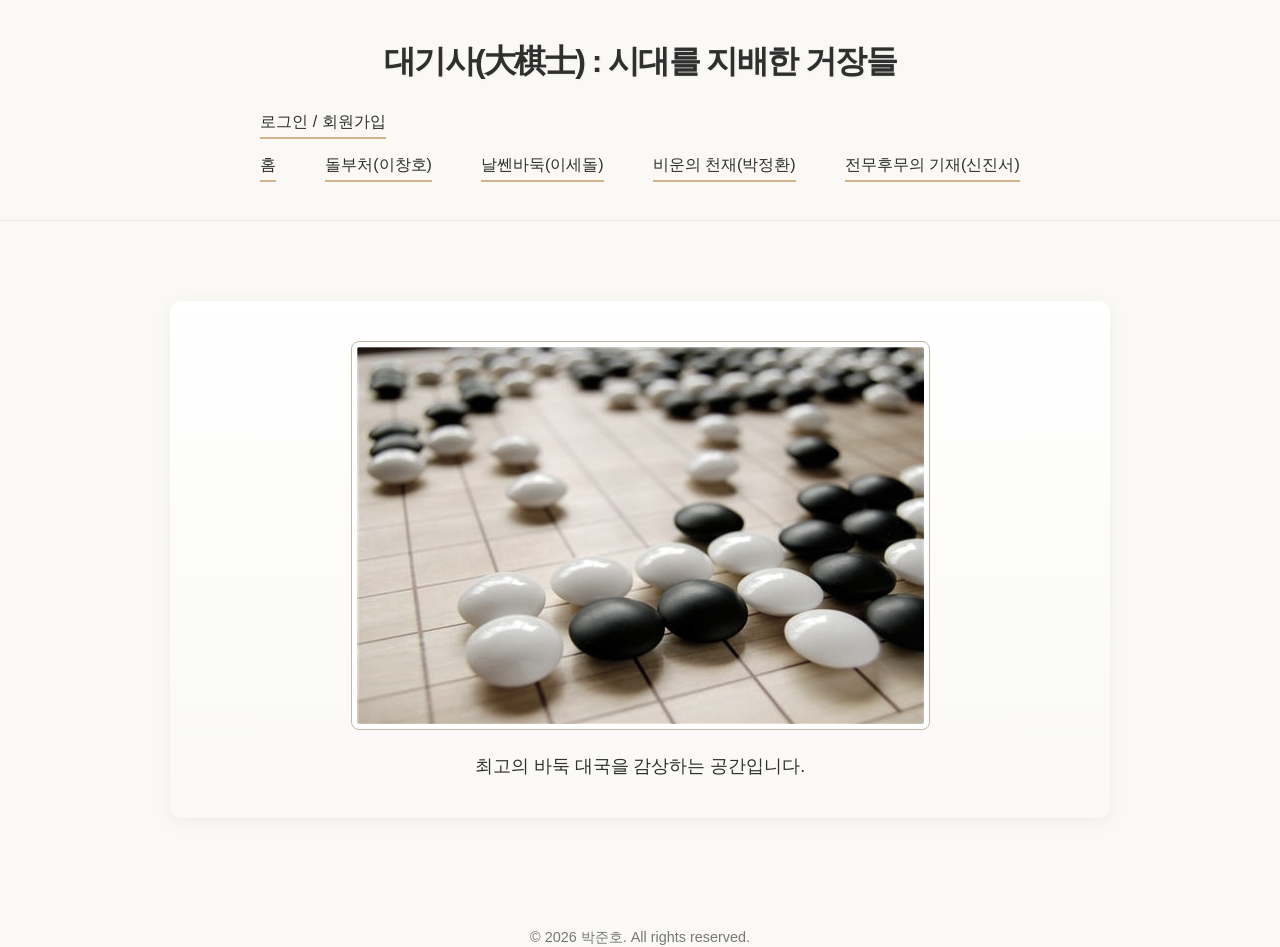
<file: index.html>
<!DOCTYPE html>
<html lang="ko">
<head>
    <meta charset="UTF-8">
    <meta name="viewport" content="width=device-width, initial-scale=1.0">
    <title>명국감상 - 홈</title>
    <link rel="stylesheet" href="css/main.css"><!-- 레이아웃 스타일 구현-->
</head>
<body>
    <header class="site-header">
        <h1>대기사(大棋士) : 시대를 지배한 거장들</h1>
        <nav class="main-nav">
            <a href="login.html">로그인 / 회원가입</a>
            <ul><!-- 링크 이동 화면-->
                <li><a href="index.html">홈</a></li>
                <li><a href="screen1.html">돌부처(이창호)</a></li>
                <li><a href="screen2.html">날쎈바둑(이세돌)</a></li>
                <li><a href="screen3.html">비운의 천재(박정환)</a></li>
                <li><a href="screen4.html">전무후무의 기재(신진서)</a></li>
            </ul>
        </nav>
    </header>
    <main class="container"><!-- 주요 콘텐츠 영역-->
        <section class="intro-section">
            <img src="images/main_go.jpg" alt="세련된 바둑판 이미지">
            <p>최고의 바둑 대국을 감상하는 공간입니다.</p>
        </section>
    </main>
    <footer> <!-- 저작권 표시 -->
        <p>&copy; 2026 박준호. All rights reserved.</p>
    </footer>
</body>
</html>
</file>
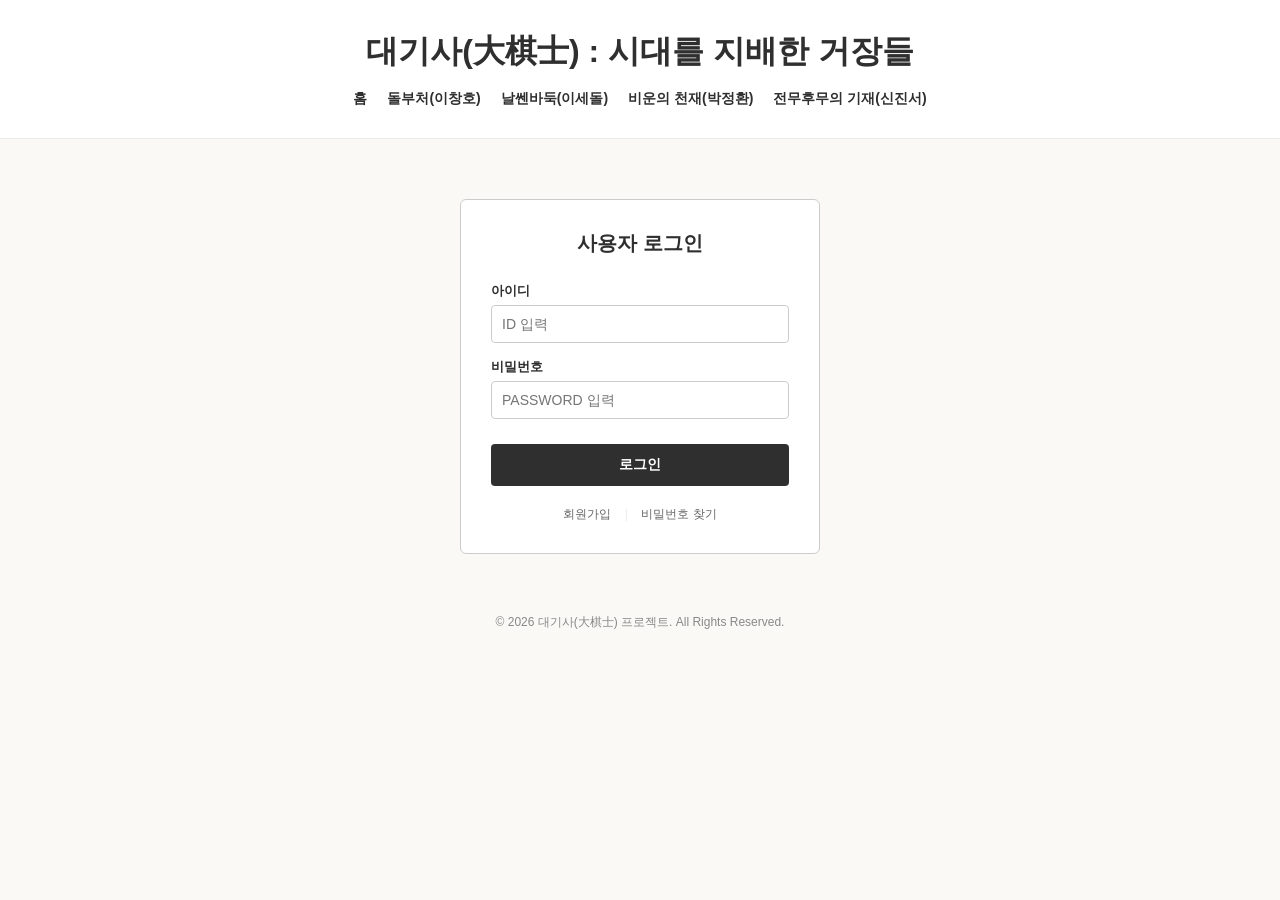
<file: login.html>
<!DOCTYPE html>
<html lang="ko">
<head>
    <meta charset="UTF-8">
    <meta name="viewport" content="width=device-width, initial-scale=1.0">
    <title>대기사 : 로그인</title>
    <link rel="stylesheet" href="css/login.css">
</head>
<body>

    <header class="site-header">
        <h1>대기사(大棋士) : 시대를 지배한 거장들</h1>
        <nav class="main-nav">
            <ul>
                <li><a href="index.html">홈</a></li>
                <li><a href="screen1.html">돌부처(이창호)</a></li>
                <li><a href="screen2.html">날쎈바둑(이세돌)</a></li>
                <li><a href="screen3.html">비운의 천재(박정환)</a></li>
                <li><a href="screen4.html">전무후무의 기재(신진서)</a></li>
            </ul>
        </nav>
    </header>

    <div class="login-container">
        <h2>사용자 로그인</h2>
        
        <form>
            <div class="input-wrap">
                <label>아이디</label>
                <input type="text" name="id" placeholder="ID 입력">
            </div>
            
            <div class="input-wrap">
                <label>비밀번호</label>
                <input type="password" name="pw" placeholder="PASSWORD 입력">
            </div>

            <button type="submit" class="login-btn">로그인</button>
        </form>

        <div class="login-links">
            <a href="#none">회원가입</a>
            <span>|</span>
            <a href="#none">비밀번호 찾기</a>
        </div>
    </div>

    <footer class="site-footer">
        <p>&copy; 2026 대기사(大棋士) 프로젝트. All Rights Reserved.</p>
    </footer>

</body>
</html>
</file>
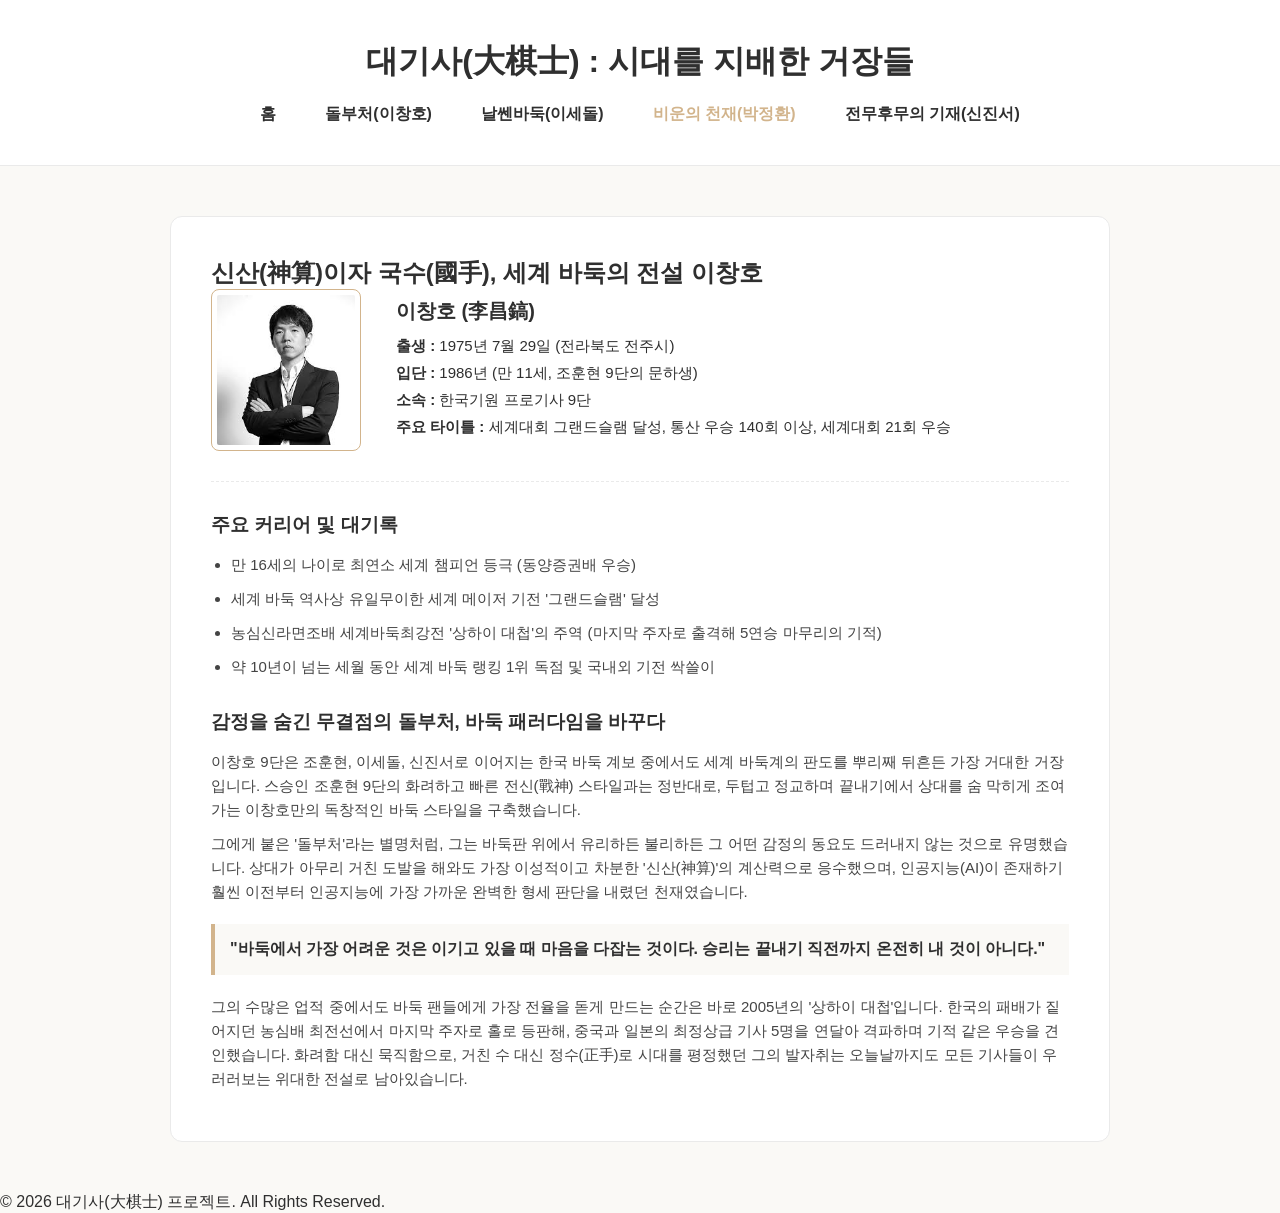
<file: screen1.html>
<!DOCTYPE html>
<html lang="ko">
    <head>
    <meta charset="UTF-8">
    <meta name="viewport" content="width=device-width, initial-scale=1.0">
    <title>돌부처(이창호)</title>
    <link rel="stylesheet" href="css/children.css">
    </head>
    <body>
        <header class="site-header">
        <h1>대기사(大棋士) : 시대를 지배한 거장들</h1>
        <nav class="main-nav">
            <ul><!-- 링크 이동 화면-->
                <li><a href="index.html">홈</a></li>
                <li><a href="screen1.html">돌부처(이창호)</a></li>
                <li><a href="screen2.html">날쎈바둑(이세돌)</a></li>
                <li><a href="screen3.html">비운의 천재(박정환)</a></li>
                <li><a href="screen4.html">전무후무의 기재(신진서)</a></li>
            </ul>
        </nav>
    </header>
    <main class="introduce">
        <article class="intro-section">
            <h1>신산(神算)이자 국수(國手), 세계 바둑의 전설 이창호</h1>

            <div class="profile-box">
                <img src="images/lee.jpg" alt="이창호 9단 프로필 사진">
                <div class="profile-text">
                    <h2>이창호 (李昌鎬)</h2>
                    <p><strong>출생 :</strong> 1975년 7월 29일 (전라북도 전주시)</p>
                    <p><strong>입단 :</strong> 1986년 (만 11세, 조훈현 9단의 문하생)</p>
                    <p><strong>소속 :</strong> 한국기원 프로기사 9단</p>
                    <p><strong>주요 타이틀 :</strong> 세계대회 그랜드슬램 달성, 통산 우승 140회 이상, 세계대회 21회 우승</p>
                </div>
            </div>

            <div class="career-box">
                <h3>주요 커리어 및 대기록</h3>
                <ul>
                    <li>만 16세의 나이로 최연소 세계 챔피언 등극 (동양증권배 우승)</li>
                    <li>세계 바둑 역사상 유일무이한 세계 메이저 기전 '그랜드슬램' 달성</li>
                    <li>농심신라면조배 세계바둑최강전 '상하이 대첩'의 주역 (마지막 주자로 출격해 5연승 마무리의 기적)</li>
                    <li>약 10년이 넘는 세월 동안 세계 바둑 랭킹 1위 독점 및 국내외 기전 싹쓸이</li>
                </ul>
            </div>

            <div class="story-content">
                <h3>감정을 숨긴 무결점의 돌부처, 바둑 패러다임을 바꾸다</h3>
                <p>
                    이창호 9단은 조훈현, 이세돌, 신진서로 이어지는 한국 바둑 계보 중에서도 세계 바둑계의 판도를 뿌리째 뒤흔든 가장 거대한 거장입니다. 스승인 조훈현 9단의 화려하고 빠른 전신(戰神) 스타일과는 정반대로, 두텁고 정교하며 끝내기에서 상대를 숨 막히게 조여가는 이창호만의 독창적인 바둑 스타일을 구축했습니다.
                </p>
                <p>
                    그에게 붙은 '돌부처'라는 별명처럼, 그는 바둑판 위에서 유리하든 불리하든 그 어떤 감정의 동요도 드러내지 않는 것으로 유명했습니다. 상대가 아무리 거친 도발을 해와도 가장 이성적이고 차분한 '신산(神算)'의 계산력으로 응수했으며, 인공지능(AI)이 존재하기 훨씬 이전부터 인공지능에 가장 가까운 완벽한 형세 판단을 내렸던 천재였습니다.
                </p>

                <blockquote class="story-quote">
                    "바둑에서 가장 어려운 것은 이기고 있을 때 마음을 다잡는 것이다. 승리는 끝내기 직전까지 온전히 내 것이 아니다."
                </blockquote>

                <p>
                    그의 수많은 업적 중에서도 바둑 팬들에게 가장 전율을 돋게 만드는 순간은 바로 2005년의 '상하이 대첩'입니다. 한국의 패배가 짙어지던 농심배 최전선에서 마지막 주자로 홀로 등판해, 중국과 일본의 최정상급 기사 5명을 연달아 격파하며 기적 같은 우승을 견인했습니다. 화려함 대신 묵직함으로, 거친 수 대신 정수(正手)로 시대를 평정했던 그의 발자취는 오늘날까지도 모든 기사들이 우러러보는 위대한 전설로 남아있습니다.
                </p>
            </div>
        </article>
    </main>

    <footer>
        <p>&copy; 2026 대기사(大棋士) 프로젝트. All Rights Reserved.</p>
    </footer>
    </body>
</html>
</file>
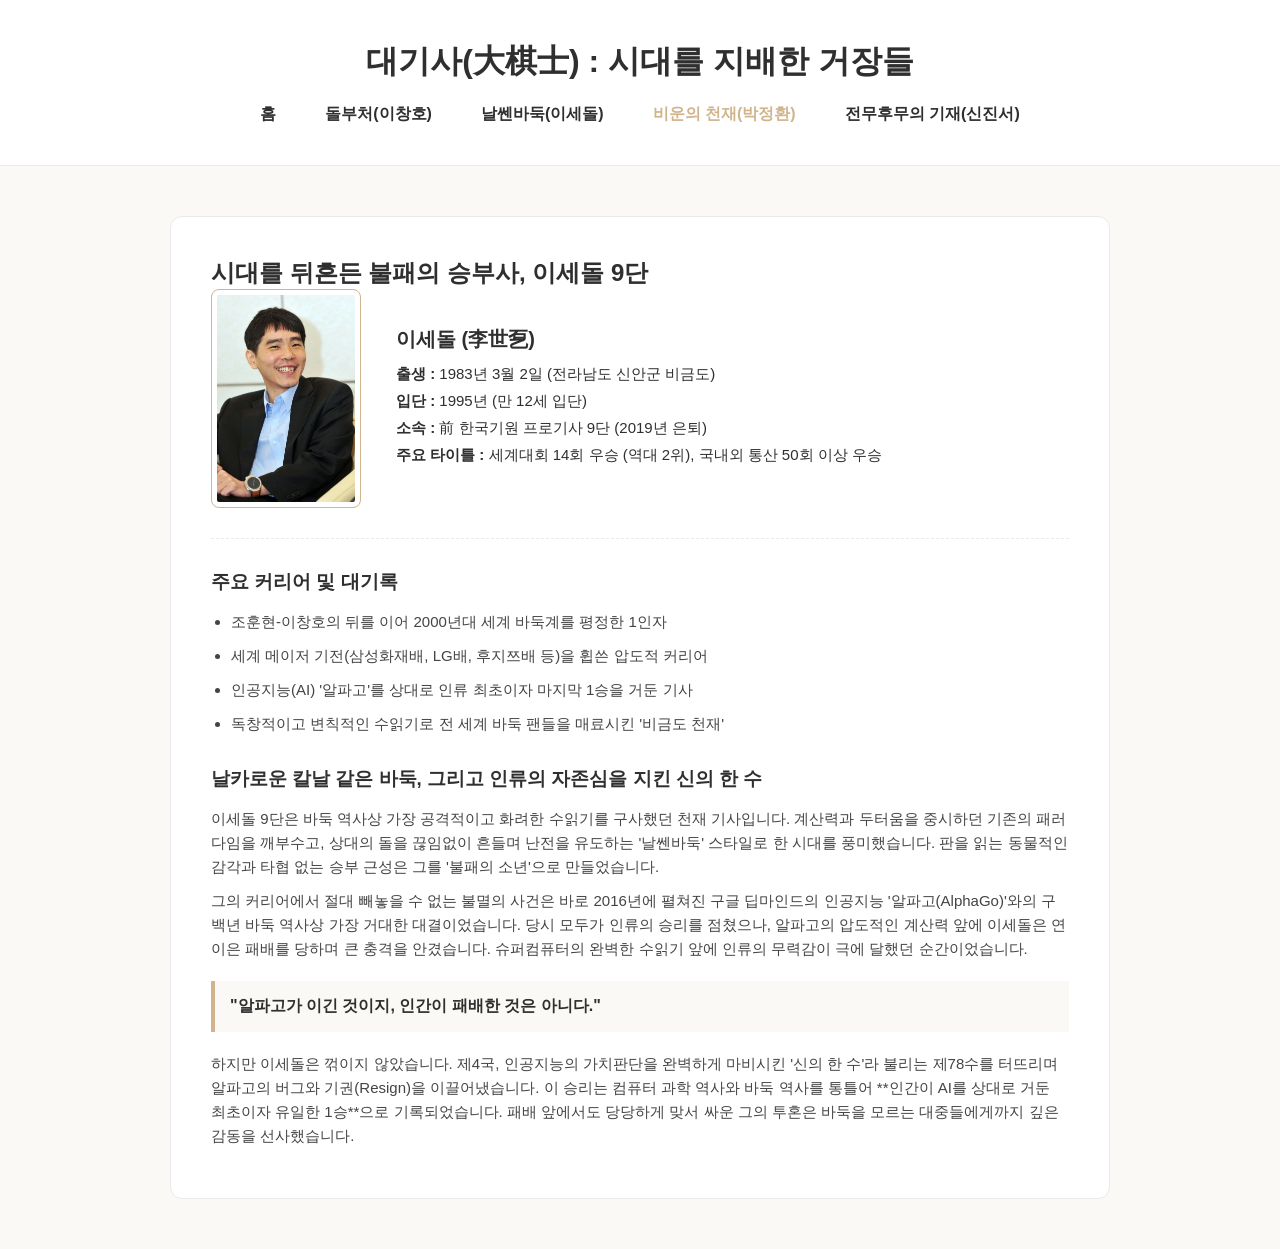
<file: screen2.html>
<!DOCTYPE html>
<html lang="ko">
<head>
    <meta charset="UTF-8">
    <meta name="viewport" content="width=device-width, initial-scale=1.0">
    <title>날쎈바둑(이세돌)</title>
    <link rel="stylesheet" href="css/children.css">
</head>
<body>
    <header class="site-header">
        <h1>대기사(大棋士) : 시대를 지배한 거장들</h1>
        <nav class="main-nav">
            <ul>
                <li><a href="index.html">홈</a></li>
                <li><a href="screen1.html">돌부처(이창호)</a></li>
                <li><a href="screen2.html">날쎈바둑(이세돌)</a></li>
                <li><a href="screen3.html">비운의 천재(박정환)</a></li>
                <li><a href="screen4.html">전무후무의 기재(신진서)</a></li>
            </ul>
        </nav>
    </header>
    <main class="introduce">
        <article class="intro-section">
            <h1>시대를 뒤흔든 불패의 승부사, 이세돌 9단</h1>

            <div class="profile-box">
                <img src="images/lee_se.jpg" alt="이세돌 9단 프로필 사진">
                <div class="profile-text">
                    <h2>이세돌 (李世乭)</h2>
                    <p><strong>출생 :</strong> 1983년 3월 2일 (전라남도 신안군 비금도)</p>
                    <p><strong>입단 :</strong> 1995년 (만 12세 입단)</p>
                    <p><strong>소속 :</strong> 前 한국기원 프로기사 9단 (2019년 은퇴)</p>
                    <p><strong>주요 타이틀 :</strong> 세계대회 14회 우승 (역대 2위), 국내외 통산 50회 이상 우승</p>
                </div>
            </div>

            <div class="career-box">
                <h3>주요 커리어 및 대기록</h3>
                <ul>
                    <li>조훈현-이창호의 뒤를 이어 2000년대 세계 바둑계를 평정한 1인자</li>
                    <li>세계 메이저 기전(삼성화재배, LG배, 후지쯔배 등)을 휩쓴 압도적 커리어</li>
                    <li>인공지능(AI) '알파고'를 상대로 인류 최초이자 마지막 1승을 거둔 기사</li>
                    <li>독창적이고 변칙적인 수읽기로 전 세계 바둑 팬들을 매료시킨 '비금도 천재'</li>
                </ul>
            </div>

            <div class="story-content">
                <h3>날카로운 칼날 같은 바둑, 그리고 인류의 자존심을 지킨 신의 한 수</h3>
                <p>
                    이세돌 9단은 바둑 역사상 가장 공격적이고 화려한 수읽기를 구사했던 천재 기사입니다. 계산력과 두터움을 중시하던 기존의 패러다임을 깨부수고, 상대의 돌을 끊임없이 흔들며 난전을 유도하는 '날쎈바둑' 스타일로 한 시대를 풍미했습니다. 판을 읽는 동물적인 감각과 타협 없는 승부 근성은 그를 '불패의 소년'으로 만들었습니다.
                </p>
                
                <p>
                    그의 커리어에서 절대 빼놓을 수 없는 불멸의 사건은 바로 2016년에 펼쳐진 구글 딥마인드의 인공지능 '알파고(AlphaGo)'와의 구백년 바둑 역사상 가장 거대한 대결이었습니다. 당시 모두가 인류의 승리를 점쳤으나, 알파고의 압도적인 계산력 앞에 이세돌은 연이은 패배를 당하며 큰 충격을 안겼습니다. 슈퍼컴퓨터의 완벽한 수읽기 앞에 인류의 무력감이 극에 달했던 순간이었습니다.
                </p>

                <blockquote class="story-quote">
                    "알파고가 이긴 것이지, 인간이 패배한 것은 아니다."
                </blockquote>

                <p>
                    하지만 이세돌은 꺾이지 않았습니다. 제4국, 인공지능의 가치판단을 완벽하게 마비시킨 '신의 한 수'라 불리는 제78수를 터뜨리며 알파고의 버그와 기권(Resign)을 이끌어냈습니다. 이 승리는 컴퓨터 과학 역사와 바둑 역사를 통틀어 **인간이 AI를 상대로 거둔 최초이자 유일한 1승**으로 기록되었습니다. 패배 앞에서도 당당하게 맞서 싸운 그의 투혼은 바둑을 모르는 대중들에게까지 깊은 감동을 선사했습니다.
                </p>
            </div>
        </article>
    </main>
</body>
</html>
</file>
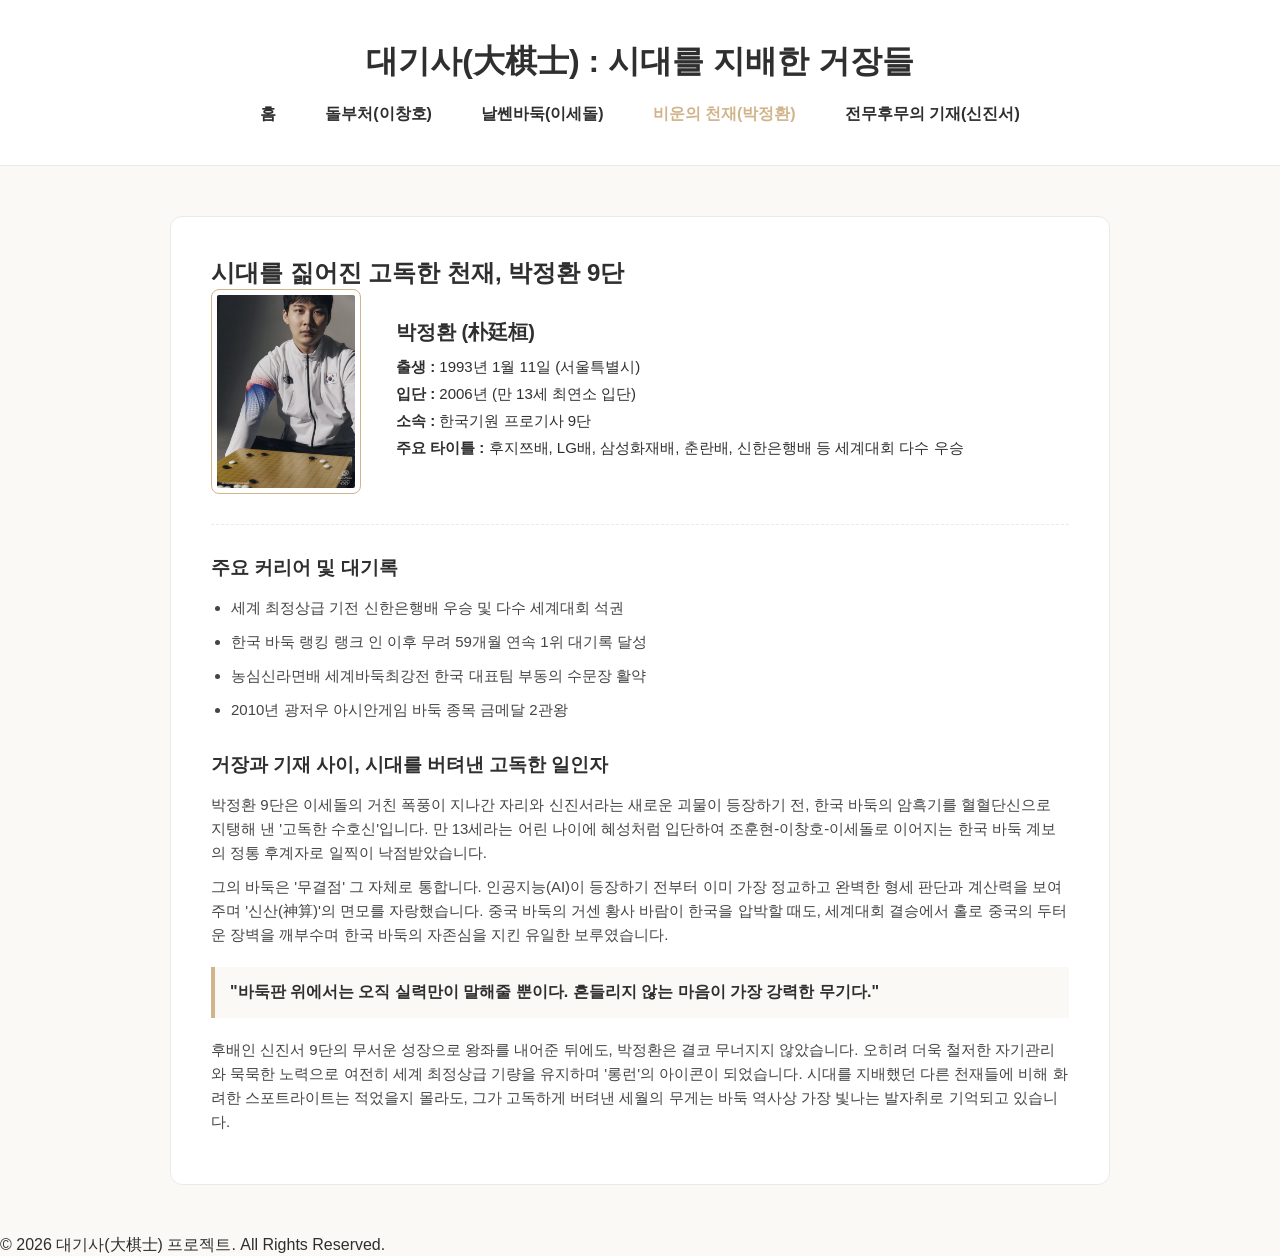
<file: screen3.html>
<!DOCTYPE html>
<html lang="ko">
<head>
    <meta charset="UTF-8">
    <meta name="viewport" content="width=device-width, initial-scale=1.0">
    <title>비운의 천재 : 박정환</title>
    <link rel="stylesheet" href="css/children.css">
</head>
<body>

    <header class="site-header">
        <h1>대기사(大棋士) : 시대를 지배한 거장들</h1>
        <nav class="main-nav">
            <ul>
                <li><a href="index.html">홈</a></li>
                <li><a href="screen1.html">돌부처(이창호)</a></li>
                <li><a href="screen2.html">날쎈바둑(이세돌)</a></li>
                <li><a href="screen3.html">비운의 천재(박정환)</a></li>
                <li><a href="screen4.html">전무후무의 기재(신진서)</a></li>
            </ul>
        </nav>
    </header>

    <main class="introduce">
        <article class="intro-section">
            <h1>시대를 짊어진 고독한 천재, 박정환 9단</h1>

            <div class="profile-box">
                <img src="images/park.jpg" alt="박정환 9단 프로필 사진">
                <div class="profile-text">
                    <h2>박정환 (朴廷桓)</h2>
                    <p><strong>출생 :</strong> 1993년 1월 11일 (서울특별시)</p>
                    <p><strong>입단 :</strong> 2006년 (만 13세 최연소 입단)</p>
                    <p><strong>소속 :</strong> 한국기원 프로기사 9단</p>
                    <p><strong>주요 타이틀 :</strong> 후지쯔배, LG배, 삼성화재배, 춘란배, 신한은행배 등 세계대회 다수 우승</p>
                </div>
            </div>

            <div class="career-box">
                <h3>주요 커리어 및 대기록</h3>
                <ul>
                    <li>세계 최정상급 기전 신한은행배 우승 및 다수 세계대회 석권</li>
                    <li>한국 바둑 랭킹 랭크 인 이후 무려 59개월 연속 1위 대기록 달성</li>
                    <li>농심신라면배 세계바둑최강전 한국 대표팀 부동의 수문장 활약</li>
                    <li>2010년 광저우 아시안게임 바둑 종목 금메달 2관왕</li>
                </ul>
            </div>

            <div class="story-content">
                <h3>거장과 기재 사이, 시대를 버텨낸 고독한 일인자</h3>
                <p>
                    박정환 9단은 이세돌의 거친 폭풍이 지나간 자리와 신진서라는 새로운 괴물이 등장하기 전, 한국 바둑의 암흑기를 혈혈단신으로 지탱해 낸 '고독한 수호신'입니다. 만 13세라는 어린 나이에 혜성처럼 입단하여 조훈현-이창호-이세돌로 이어지는 한국 바둑 계보의 정통 후계자로 일찍이 낙점받았습니다.
                </p>
                <p>
                    그의 바둑은 '무결점' 그 자체로 통합니다. 인공지능(AI)이 등장하기 전부터 이미 가장 정교하고 완벽한 형세 판단과 계산력을 보여주며 '신산(神算)'의 면모를 자랑했습니다. 중국 바둑의 거센 황사 바람이 한국을 압박할 때도, 세계대회 결승에서 홀로 중국의 두터운 장벽을 깨부수며 한국 바둑의 자존심을 지킨 유일한 보루였습니다.
                </p>

                <blockquote class="story-quote">
                    "바둑판 위에서는 오직 실력만이 말해줄 뿐이다. 흔들리지 않는 마음이 가장 강력한 무기다."
                </blockquote>

                <p>
                    후배인 신진서 9단의 무서운 성장으로 왕좌를 내어준 뒤에도, 박정환은 결코 무너지지 않았습니다. 오히려 더욱 철저한 자기관리와 묵묵한 노력으로 여전히 세계 최정상급 기량을 유지하며 '롱런'의 아이콘이 되었습니다. 시대를 지배했던 다른 천재들에 비해 화려한 스포트라이트는 적었을지 몰라도, 그가 고독하게 버텨낸 세월의 무게는 바둑 역사상 가장 빛나는 발자취로 기억되고 있습니다.
                </p>
            </div>
        </article>
    </main>

    <footer>
        <p>&copy; 2026 대기사(大棋士) 프로젝트. All Rights Reserved.</p>
    </footer>

</body>
</html>
</file>
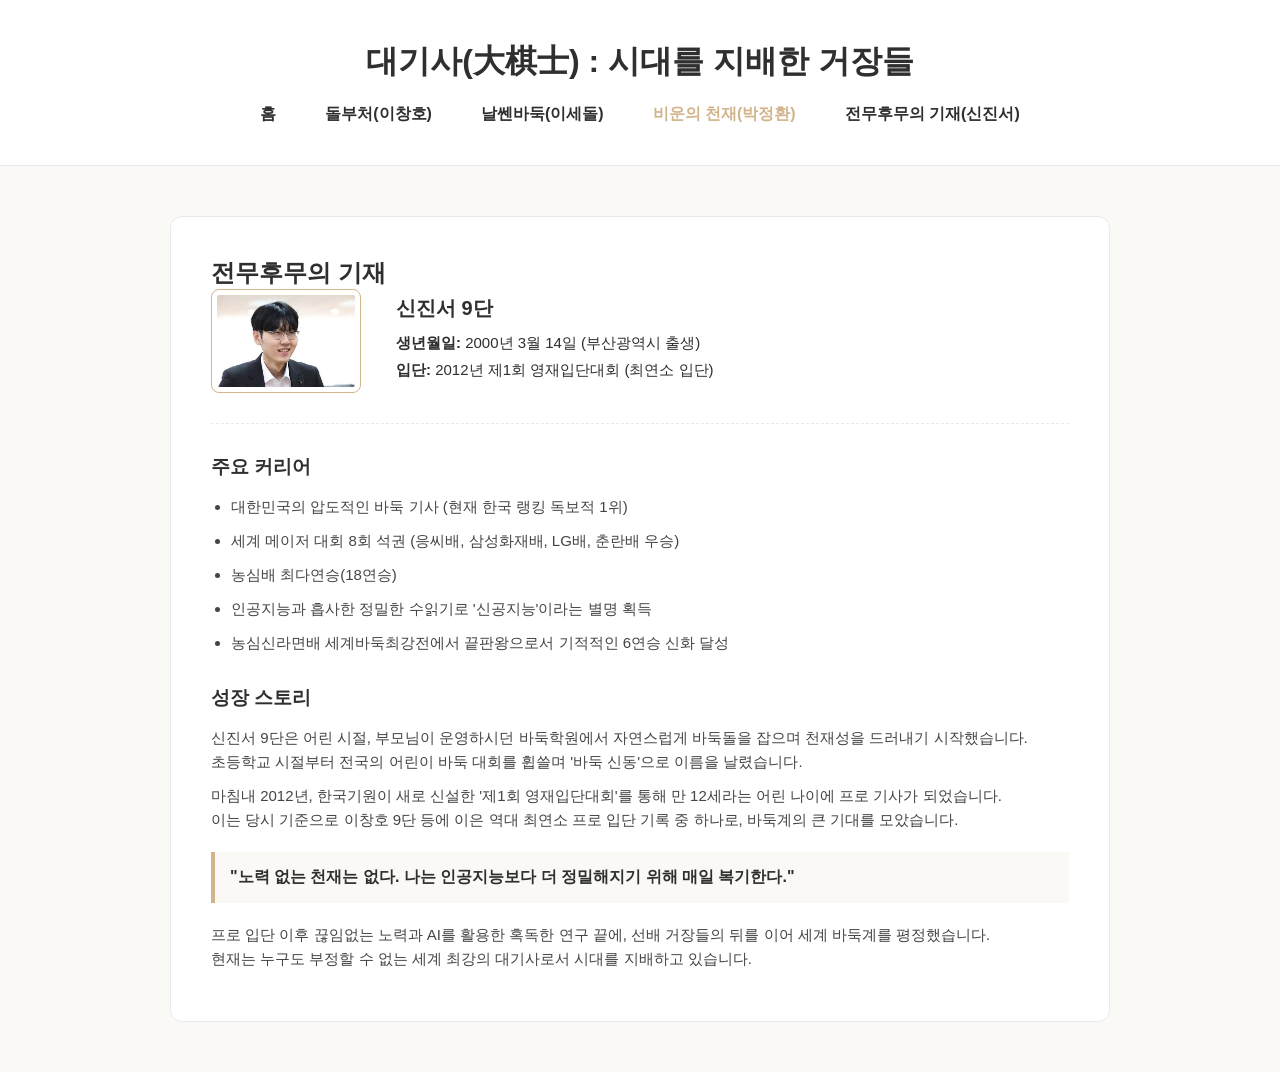
<file: screen4.html>
<!DOCTYPE html>
<html lang="ko">
<head>
    <meta charset="UTF-8">
    <meta name="viewport" content="width=device-width, initial-scale=1.0">
    <title>전무후무의 기재(신진서)</title>
    <link rel="stylesheet" href="css/children.css">
</head>
<body>

    <header class="site-header">
        <h1>대기사(大棋士) : 시대를 지배한 거장들</h1>
        <nav class="main-nav">
            <ul>
                <li><a href="index.html">홈</a></li>
                <li><a href="screen1.html">돌부처(이창호)</a></li>
                <li><a href="screen2.html">날쎈바둑(이세돌)</a></li>
                <li><a href="screen3.html">비운의 천재(박정환)</a></li>
                <li><a href="screen4.html">전무후무의 기재(신진서)</a></li>
            </ul>
        </nav>
    </header>

    <main class="introduce">
        <section class="intro-section">
            <h1>전무후무의 기재</h1>
            
            <div class="profile-box">
                <img src="images/shinjinseo1.jpg" alt="신진서 이미지">
                <div class="profile-text">
                    <h2>신진서 9단</h2>
                    <p><strong>생년월일:</strong> 2000년 3월 14일 (부산광역시 출생)</p>
                    <p><strong>입단:</strong> 2012년 제1회 영재입단대회 (최연소 입단)</p>
                </div>
            </div>

            <div class="career-box">
                <h3>주요 커리어</h3>
                <ul>
                    <li>대한민국의 압도적인 바둑 기사 (현재 한국 랭킹 독보적 1위)</li>
                    <li>세계 메이저 대회 8회 석권 (응씨배, 삼성화재배, LG배, 춘란배 우승)</li>
                    <li>농심배 최다연승(18연승)</li>
                    <li>인공지능과 흡사한 정밀한 수읽기로 '신공지능'이라는 별명 획득</li>
                    <li>농심신라면배 세계바둑최강전에서 끝판왕으로서 기적적인 6연승 신화 달성</li>
                </ul>

                <h3>성장 스토리</h3>
                <div class="story-content">
                    <p>신진서 9단은 어린 시절, 부모님이 운영하시던 바둑학원에서 자연스럽게 바둑돌을 잡으며 천재성을 드러내기 시작했습니다.<br> 초등학교 시절부터 전국의 어린이 바둑 대회를 휩쓸며 '바둑 신동'으로 이름을 날렸습니다.</p>
                    
                    <p>마침내 2012년, 한국기원이 새로 신설한 '제1회 영재입단대회'를 통해 만 12세라는 어린 나이에 프로 기사가 되었습니다.<br> 이는 당시 기준으로 이창호 9단 등에 이은 역대 최연소 프로 입단 기록 중 하나로, 바둑계의 큰 기대를 모았습니다.</p>
                    
                    <blockquote class="story-quote">
                        "노력 없는 천재는 없다. 나는 인공지능보다 더 정밀해지기 위해 매일 복기한다."
                    </blockquote>

                    <p>프로 입단 이후 끊임없는 노력과 AI를 활용한 혹독한 연구 끝에, 선배 거장들의 뒤를 이어 세계 바둑계를 평정했습니다.<br> 현재는 누구도 부정할 수 없는 세계 최강의 대기사로서 시대를 지배하고 있습니다.</p>
                </div>
            </div>
        </section>
    </main>

</body>
</html>
</file>
<file: css/main.css>
:root {
    --color-bg: #FAF9F6;
    --color-main: #2F2F2F;
    --color-point: #D2B48C;
    --color-white: #FFFFFF;

    --font-sans: 'Noto Sans KR', sans-serif;
}

* {
    margin: 0;
    padding: 0;
    box-sizing: border-box;
}

body {
    background-color:  var(--color-bg);
    color: var(--color-main);
    font-family: var(--font-sans);
}

.container {
    max-width: 1000px;
    margin: 50px auto;
    padding: 30px;
}

.main-nav ul {
    display: flex;
    justify-content: center;
    gap: 25px;
    list-style: none;
    padding: 0;
}

.main-nav a:hover, .main-nav a:focus {
    color: var(--color-point);
    transform: translateY(-3px);
}

.main-nav a {
    text-decoration: none;
    color: var(--color-main);
    font-weight: 500;
    padding: 8px 12px;
    transition: color 0.3s, transform 0.3s, background-color 0.3s;
    display: inline-block;
}

.main-nav a:active {
    background-color: var(--color-point);  
}

.site-header {
    display: flex;
    flex-direction: column;
    align-items: center;
    gap: 20px;
    padding: 40px 0 30px 0;
    border-bottom: 1px solid #EAEAEA;
}

.intro-section {
    background: linear-gradient(to bottom, var(--color-white), var(--color-bg));
    padding: 40px;
    border-radius: 12px;
    box-shadow: 0 4px 20px rgba(0, 0, 0, 0.05);
    text-align: center;
    transition: transform 0.4s ease, box-shadow 0.4s ease, background-position 0.4s ease;
    background-size: 200% 100%;
}

.intro-section:hover {
    transform: translateY(-5px);
    box-shadow: 0 10px 30px rgba(0, 0, 0, 0.08);
    cursor: pointer;
    background-position: right center;
}

.intro-section img {
    max-width: 100%;
    height: auto;
    border-radius: 8px;
    border: 1px solid var(--color-point);
    padding: 5px;
    background-color: var(--color-white);
    transition: filter 0.3s ease;
    filter: grayscale(60%);
    animation: floatBall 3s ease-in-out infinite;
}

.intro-section p {
    font-size: 1.1rem;
    font-weight: 400;
    color: var(--color-main);
    margin-top: 20px;
    white-space: nowrap;
    overflow: hidden;
    text-overflow: ellipsis;
}

footer {
    margin-top: 80px;
    text-align: center;
    font-size: 0.9rem;
    color:#777777;
}

@media (max-width: 768px) {
    .container {
    padding: 15px;
    margin: 20px auto;
    }
}

.site-header h1 {
    font-weight: 700;
    color: var(--color-main);
    letter-spacing: -0.05em;
    text-shadow: 1px 1px 3px rgba(0, 0, 0, 0.05);
}

.intro-section:hover img {
    filter: grayscale(0%);
}

@keyframes floatBall {
    0% {
        transform: translateY(0);
    }
    50% {
        transform: translateY(-6px);
    }
    100% {
        transform: translateY(0);
    }
}

.main-nav a::after {
    content: "";
    display: block;
    width: 100%;
    height: 2px;
    background-color: var(--color-point);
    margin-top: 4px;
}

.introduce .intro-section{
    display: block;
    text-align: left;
}

.main-nav p:hover {
    transform: translateY(-5px);
    box-shadow: 0 10px 30px rgba(0, 0, 0, 0.08);
    cursor: pointer;
    background-position: right center;
    transition: all 0.4s ease;
    color:var(--color-point);
}
.main-nav p::after {
    content: "";
    display: block;
    width: 100%;
    height: 2px;
    background-color: var(--color-point);
    margin-top: 4px;
}

.main-nav p {
    text-align: center;
    font-weight: bold;
}
</file>
<file: css/login.css>
/* 기본 설정 */
* {
    margin: 0;
    padding: 0;
    box-sizing: border-box;
}

body {
    background-color: #FAF9F6;
    color: #2F2F2F;
    font-family: 'Noto Sans KR', sans-serif;
}

/* 헤더 */
.site-header {
    text-align: center;
    padding: 30px 0;
    background-color: #FFFFFF;
    border-bottom: 1px solid #EAEAEA;
}

/* 메뉴 */
.main-nav ul {
    display: flex;
    justify-content: center;
    gap: 20px;
    list-style: none;
    margin-top: 15px;
}

.main-nav a {
    text-decoration: none;
    color: #2F2F2F;
    font-weight: bold;
    font-size: 14px;
}

/* 메뉴 효과 */
.main-nav a:hover,
.main-nav a:focus-visible {
    color: #D2B48C;
}

/* 로그인 박스 */
.login-container {
    width: 360px;
    max-width: calc(100% - 30px);
    margin: 60px auto; /* 가운데 정렬 */
    background-color: #FFFFFF;
    padding: 30px;
    border: 1px solid #CCCCCC;
    border-radius: 6px;
}

.login-container h2 {
    font-size: 20px;
    text-align: center;
    margin-bottom: 25px;
}

/* 입력 영역 */
.input-wrap {
    margin-bottom: 15px;
}

.input-wrap label {
    display: block;
    font-size: 13px;
    font-weight: bold;
    margin-bottom: 5px;
}

/* 입력창 */
.input-wrap input {
    width: 100%;
    padding: 10px;
    font-size: 14px;
    border: 1px solid #CCCCCC;
    border-radius: 4px;
    outline: none;
}

/* 입력창 선택 */
.input-wrap input:focus {
    border-color: #D2B48C; /* 포커스 색상 */
}

/* 로그인 버튼 */
.login-btn {
    width: 100%;
    padding: 12px;
    background-color: #2F2F2F;
    color: #FFFFFF;
    font-size: 14px;
    font-weight: bold;
    border: none;
    border-radius: 4px;
    cursor: pointer;
    margin-top: 10px;
}

/* 버튼 효과 */
.login-btn:hover,
.login-btn:focus-visible {
    background-color: #D2B48C;
}

/* 링크 */
.login-links {
    text-align: center;
    margin-top: 20px;
    font-size: 12px;
}

.login-links a {
    color: #666666;
    text-decoration: none;
}

.login-links a:focus-visible {
    color: #D2B48C;
}

.login-links span {
    color: #EAEAEA;
    margin: 0 10px;
}

/* 푸터 */
.site-footer {
    text-align: center;
    margin-top: 50px;
    font-size: 12px;
    color: #888888;
}
</file>
<file: css/children.css>
* {
    box-sizing: border-box;
    margin: 0;
    padding: 0;
}
 
body {
    background-color: #FAF9F6; /* 배경색 */
    color: #2F2F2F; /* 글자색 */
    font-family: 'Noto Sans KR', sans-serif;
}
 
/* 레이아웃 */
.container, main.introduce {
    max-width: 1000px;
    margin: 50px auto;
    padding: 0 30px;
}

/* 헤더 */
.site-header {
    text-align: center;
    padding: 40px 0;
    border-bottom: 1px solid #EAEAEA;
    background-color: #FFFFFF;
}

/* 메뉴 */
.main-nav ul {
    display: flex;
    justify-content: center;
    gap: 25px;
    list-style: none;
    margin-top: 20px;
}

.main-nav a {
    text-decoration: none;
    color: #2F2F2F;
    font-weight: bold;
    padding: 8px 12px;
}

/* 현재 메뉴와 호버 */
.main-nav a:hover,
.main-nav a:focus-visible,
.main-nav a[href="screen3.html"] {
    color: #D2B48C;
}

/* 본문 */
.intro-section {
    background-color: #FFFFFF;
    padding: 40px;
    border-radius: 12px;
    border: 1px solid #EAEAEA;
    margin-top: 30px;
}

/* 프로필 */
.profile-box {
    display: flex;
    align-items: center; /* 가운데 정렬 */
    gap: 35px;
    padding-bottom: 30px;
    border-bottom: 1px dashed #EAEAEA;
}

.profile-box img {
    width: 150px;
    height: auto; /* 비율 유지 */
    border-radius: 8px;
    border: 1px solid #D2B48C;
    padding: 5px;
    background-color: #FFFFFF;
    flex-shrink: 0; /* 이미지 크기 유지 */
}

/* 프로필 정보 */
.profile-text {
    flex: 1;
    text-align: left;
}
/*텍스트 문구추가*/
.profile-text h2 {
    font-size: 20px;
    font-weight: bold;
    margin-bottom: 10px;
    color: #2F2F2F;
}

.profile-text p {
    font-size: 15px;
    margin-bottom: 6px;
    line-height: 1.4; /* 줄 간격 */
}

/* 경력 및 내용 */
.career-box h3,
.story-content h3 {
    margin: 30px 0 15px 0;
}

.career-box ul {
    padding-left: 20px;
}

.career-box li,
.story-content p {
    font-size: 15px;
    color: #444444;
    margin-bottom: 10px;
    line-height: 1.6;
}

/* 인용문 */
.story-quote {
    margin: 20px 0;
    padding: 15px;
    border-left: 4px solid #D2B48C;
    background-color: #FAF9F6;
    font-weight: bold;
}

/* 모바일 */
@media (max-width: 768px) {
    .container,
    main.introduce {
        padding: 0 15px;
    }

    .intro-section {
        padding: 20px;
    }

    .profile-box {
        flex-direction: column; /* 세로 배치 */
        text-align: center;
    }

    .profile-text {
        text-align: center;
    }
}
</file>
